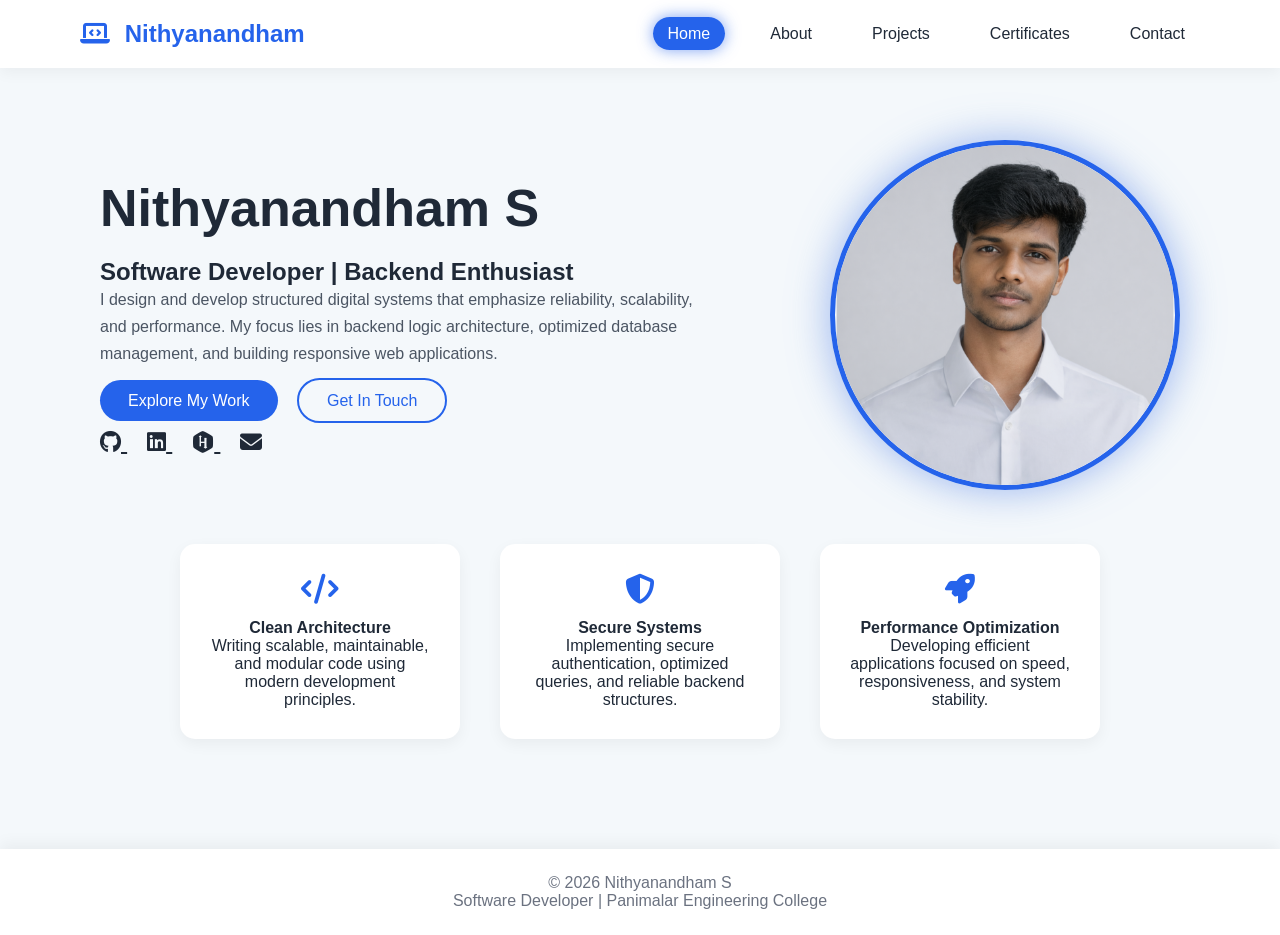
<file: index.html>
<!DOCTYPE html>
<html lang="en">
<head>
<meta charset="UTF-8">
<title>Nithyanandham S | Software Developer Portfolio</title>
<meta name="viewport" content="width=device-width, initial-scale=1.0">

<link rel="stylesheet" href="https://cdnjs.cloudflare.com/ajax/libs/font-awesome/6.5.0/css/all.min.css">
<link rel="stylesheet" href="css/style.css">
</head>

<body>

<!-- NAVBAR -->
<nav class="navbar">
    <div class="logo">
        <i class="fas fa-laptop-code"></i> Nithyanandham
    </div>
    <ul>
        <li><a href="index.html" class="active">Home</a></li>
        <li><a href="about.html">About</a></li>
        <li><a href="projects.html">Projects</a></li>
        <li><a href="certificates.html">Certificates</a></li>
        <li><a href="contact.html">Contact</a></li>
    </ul>
</nav>

<!-- HERO SECTION -->
<section class="hero">

    <div class="hero-text">
        <h1>Nithyanandham S</h1>

        <h2 class="role">Software Developer | Backend Enthusiast</h2>

        <p class="tagline">
            I design and develop structured digital systems that emphasize reliability, 
            scalability, and performance. My focus lies in backend logic architecture, 
            optimized database management, and building responsive web applications.
        </p>

        <div class="buttons">
            <a href="projects.html" class="btn">Explore My Work</a>
            <a href="contact.html" class="btn-outline">Get In Touch</a>
        </div>

        <div class="social-icons">
            <a href="https://github.com/nithisaravanan2005-del" target="_blank" aria-label="GitHub">
                <i class="fab fa-github"></i>
            </a>
            <a href="https://www.linkedin.com/in/nithyanandham-s-35a0b9305/" target="_blank" aria-label="LinkedIn">
                <i class="fab fa-linkedin"></i>
            </a>
            <a href="https://www.hackerrank.com/profile/nithisaravanan21" target="_blank" aria-label="HackerRank">
                <i class="fab fa-hackerrank"></i>
            </a>
            <a href="mailto:nithisaravanan2005@gmail.com" aria-label="Email">
                <i class="fas fa-envelope"></i>
            </a>
        </div>
    </div>

    <div class="hero-image">
        <img src="assets/images/profile.png" alt="Nithyanandham Profile Photo">
    </div>

</section>

<!-- HIGHLIGHTS -->
<section class="highlights">

    <div class="card">
        <i class="fas fa-code"></i>
        <h4>Clean Architecture</h4>
        <p>
            Writing scalable, maintainable, and modular code using modern development principles.
        </p>
    </div>

    <div class="card">
        <i class="fas fa-shield-alt"></i>
        <h4>Secure Systems</h4>
        <p>
            Implementing secure authentication, optimized queries, and reliable backend structures.
        </p>
    </div>

    <div class="card">
        <i class="fas fa-rocket"></i>
        <h4>Performance Optimization</h4>
        <p>
            Developing efficient applications focused on speed, responsiveness, and system stability.
        </p>
    </div>

</section>

<!-- FOOTER -->
<footer>
    <div class="footer-content">
        <p>© 2026 Nithyanandham S</p>
        <p>Software Developer | Panimalar Engineering College</p>
    </div>
</footer>

</body>
</html>
</file>
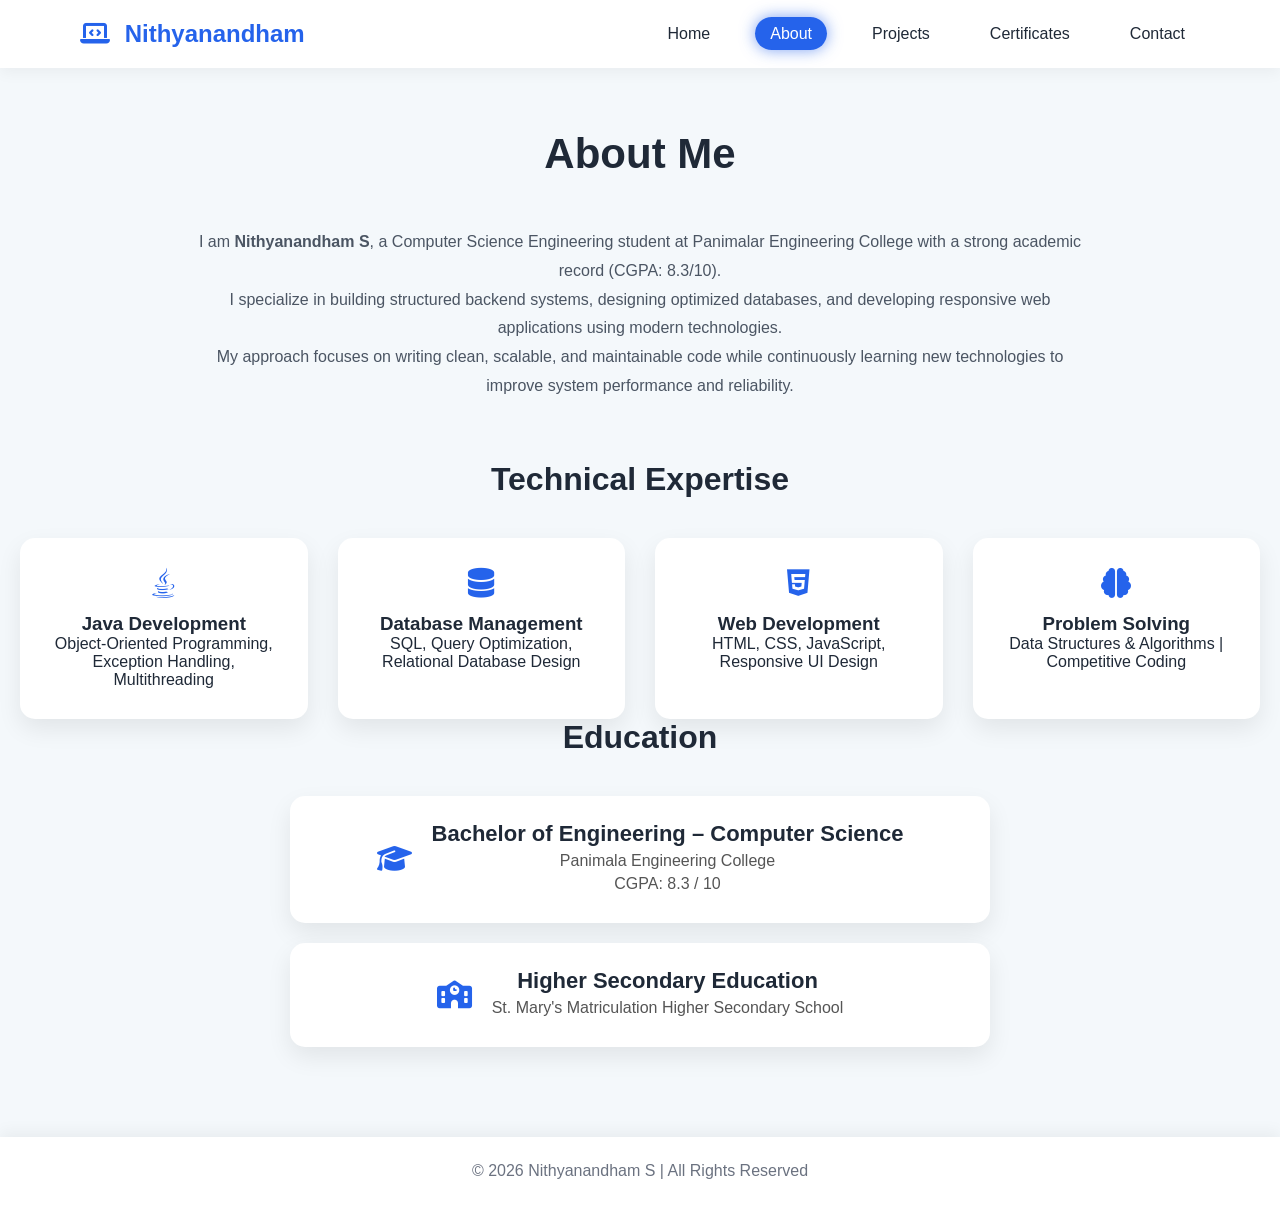
<file: about.html>
<!DOCTYPE html>
<html lang="en">
<head>
<meta charset="UTF-8">
<title>About | Nithyanandham</title>
<meta name="viewport" content="width=device-width, initial-scale=1.0">

<link rel="stylesheet" href="https://cdnjs.cloudflare.com/ajax/libs/font-awesome/6.5.0/css/all.min.css">
<link rel="stylesheet" href="css/style.css">
</head>

<body>

<nav class="navbar">
    <div class="logo">
        <i class="fas fa-laptop-code"></i> Nithyanandham
    </div>
    <ul>
        <li><a href="index.html">Home</a></li>
        <li><a href="about.html" class="active">About</a></li>
        <li><a href="projects.html">Projects</a></li>
        <li><a href="certificates.html">Certificates</a></li>
        <li><a href="contact.html">Contact</a></li>
    </ul>
</nav>

<section class="about-section">

    <h1>About Me</h1>

    <div class="about-intro">
        <p>
            I am <strong>Nithyanandham S</strong>, a Computer Science Engineering student at 
            Panimalar Engineering College with a strong academic record (CGPA: 8.3/10).
        </p>

        <p>
            I specialize in building structured backend systems, designing optimized databases, 
            and developing responsive web applications using modern technologies.
        </p>

        <p>
            My approach focuses on writing clean, scalable, and maintainable code while 
            continuously learning new technologies to improve system performance and reliability.
        </p>
    </div>

    <!-- SKILLS SECTION -->
    <h2 class="skills-title">Technical Expertise</h2>

    <div class="skills-grid">

        <div class="skill-card">
            <i class="fab fa-java"></i>
            <h3>Java Development</h3>
            <p>Object-Oriented Programming, Exception Handling, Multithreading</p>
        </div>

        <div class="skill-card">
            <i class="fas fa-database"></i>
            <h3>Database Management</h3>
            <p>SQL, Query Optimization, Relational Database Design</p>
        </div>

        <div class="skill-card">
            <i class="fab fa-html5"></i>
            <h3>Web Development</h3>
            <p>HTML, CSS, JavaScript, Responsive UI Design</p>
        </div>

        <div class="skill-card">
            <i class="fas fa-brain"></i>
            <h3>Problem Solving</h3>
            <p>Data Structures & Algorithms | Competitive Coding</p>
        </div>

    </div>

    <!-- EDUCATION SECTION -->
    <h2 class="skills-title">Education</h2>

    <div class="education-card">
        <i class="fas fa-graduation-cap"></i>
        <div>
            <h3>Bachelor of Engineering – Computer Science</h3>
            <p>Panimala Engineering College</p>
            <p>CGPA: 8.3 / 10</p>
        </div>
    </div>

    <div class="education-card">
        <i class="fas fa-school"></i>
        <div>
            <h3>Higher Secondary Education</h3>
            <p>St. Mary's Matriculation Higher Secondary School</p>
        </div>
    </div>

</section>

<footer>
    <p>© 2026 Nithyanandham S | All Rights Reserved</p>
</footer>

</body>
</html>
</file>
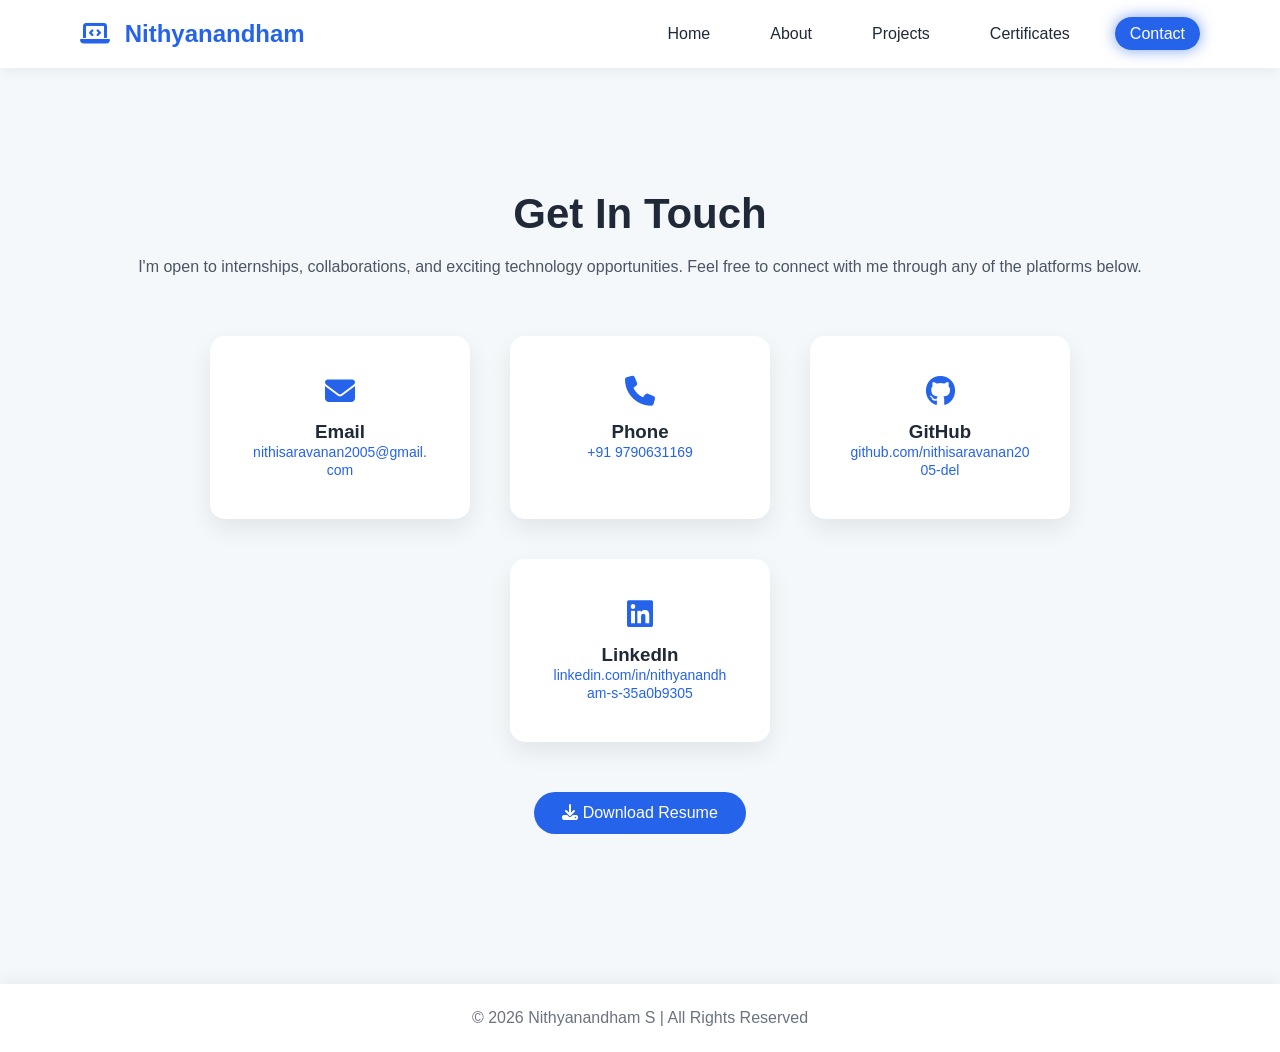
<file: contact.html>
<!DOCTYPE html>
<html lang="en">
<head>
<meta charset="UTF-8">
<title>Contact | Nithyanandham</title>
<meta name="viewport" content="width=device-width, initial-scale=1.0">

<link rel="stylesheet" href="https://cdnjs.cloudflare.com/ajax/libs/font-awesome/6.5.0/css/all.min.css">
<link rel="stylesheet" href="css/style.css">
</head>

<body>

<!-- NAVBAR -->
<nav class="navbar">
    <div class="logo">
        <i class="fas fa-laptop-code"></i> Nithyanandham
    </div>
    <ul>
        <li><a href="index.html">Home</a></li>
        <li><a href="about.html">About</a></li>
        <li><a href="projects.html">Projects</a></li>
        <li><a href="certificates.html">Certificates</a></li>
        <li><a href="contact.html" class="active">Contact</a></li>
    </ul>
</nav>

<!-- CONTACT SECTION -->
<section class="contact-section">

    <h1>Get In Touch</h1>

    <p class="contact-sub">
        I'm open to internships, collaborations, and exciting technology opportunities.
        Feel free to connect with me through any of the platforms below.
    </p>

    <div class="contact-container">

        <!-- EMAIL -->
        <div class="contact-card">
            <i class="fas fa-envelope"></i>
            <h3>Email</h3>
            <p>
                <a href="mailto:nithisaravanan2005@gmail.com">
                    nithisaravanan2005@gmail.com
                </a>
            </p>
        </div>

        <!-- PHONE -->
        <div class="contact-card">
            <i class="fas fa-phone"></i>
            <h3>Phone</h3>
            <p>
                <a href="tel:+919790631169">
                    +91 9790631169
                </a>
            </p>
        </div>

        <!-- GITHUB -->
        <div class="contact-card">
            <i class="fab fa-github"></i>
            <h3>GitHub</h3>
            <p>
                <a href="https://github.com/nithisaravanan2005-del" target="_blank">
                    github.com/nithisaravanan2005-del
                </a>
            </p>
        </div>

        <!-- LINKEDIN -->
        <div class="contact-card">
            <i class="fab fa-linkedin"></i>
            <h3>LinkedIn</h3>
            <p>
                <a href="https://www.linkedin.com/in/nithyanandham-s-35a0b9305/" target="_blank">
                    linkedin.com/in/nithyanandham-s-35a0b9305
                </a>
            </p>
        </div>

    </div>

    <!-- RESUME BUTTON -->
    <div class="resume-btn">
        <a href="assets/resume/resume.pdf" download>
            <i class="fas fa-download"></i> Download Resume
        </a>
    </div>

</section>

<!-- FOOTER -->
<footer>
    <p>© 2026 Nithyanandham S | All Rights Reserved</p>
</footer>

</body>
</html>
</file>
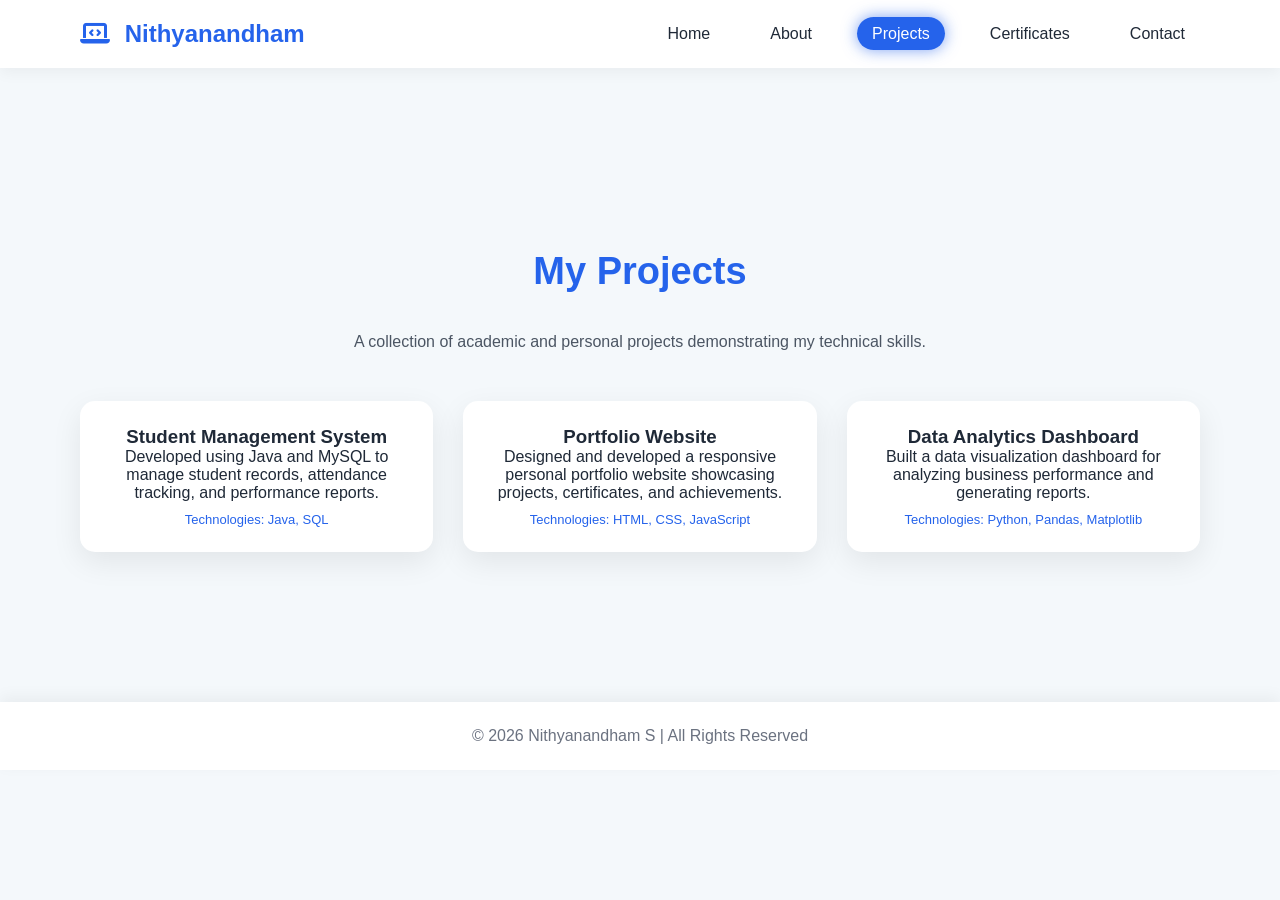
<file: projects.html>
<!DOCTYPE html>
<html lang="en">
<head>
<meta charset="UTF-8">
<title>Projects | Nithyanandham</title>
<meta name="viewport" content="width=device-width, initial-scale=1.0">

<link rel="stylesheet" href="css/style.css">
<link rel="stylesheet" href="https://cdnjs.cloudflare.com/ajax/libs/font-awesome/6.5.0/css/all.min.css">
</head>

<body>

<nav class="navbar">
    <div class="logo">
        <i class="fas fa-laptop-code"></i> Nithyanandham
    </div>
    <ul>
        <li><a href="index.html">Home</a></li>
        <li><a href="about.html">About</a></li>
        <li><a href="projects.html" class="active">Projects</a></li>
        <li><a href="certificates.html">Certificates</a></li>
        <li><a href="contact.html">Contact</a></li>
    </ul>
</nav>

<section class="projects-section">

    <h1 class="main-title">My Projects</h1>
    <p class="project-sub">
        A collection of academic and personal projects demonstrating my technical skills.
    </p>

    <div class="project-grid">

        <!-- Project 1 -->
        <div class="project-card">
            <h3>Student Management System</h3>
            <p>
                Developed using Java and MySQL to manage student records,
                attendance tracking, and performance reports.
            </p>
            <span>Technologies: Java, SQL</span>
        </div>

        <!-- Project 2 -->
        <div class="project-card">
            <h3>Portfolio Website</h3>
            <p>
                Designed and developed a responsive personal portfolio website
                showcasing projects, certificates, and achievements.
            </p>
            <span>Technologies: HTML, CSS, JavaScript</span>
        </div>

        <!-- Project 3 -->
        <div class="project-card">
            <h3>Data Analytics Dashboard</h3>
            <p>
                Built a data visualization dashboard for analyzing
                business performance and generating reports.
            </p>
            <span>Technologies: Python, Pandas, Matplotlib</span>
        </div>

    </div>

</section>

<footer>
    <p>© 2026 Nithyanandham S | All Rights Reserved</p>
</footer>

</body>
</html>
</file>
<file: css/style.css>
/* RESET */
*{
    margin:0;
    padding:0;
    box-sizing:border-box;
    font-family:'Segoe UI', sans-serif;
}

/* BODY */
body{
    background:#f4f8fb;
    color:#1f2937;
    padding-top:90px; /* space for fixed navbar */
}

/* NAVBAR */
.navbar{
    position:fixed;
    top:0;
    left:0;
    width:100%;
    display:flex;
    justify-content:space-between;
    align-items:center;
    padding:20px 80px;
    background:white;
    box-shadow:0 4px 15px rgba(0,0,0,0.05);
    z-index:1000;
}

.logo{
    font-size:24px;
    font-weight:bold;
    color:#2563eb;
}

.logo i{
    margin-right:8px;
}

.navbar ul{
    display:flex;
    list-style:none;
}

.navbar ul li{
    margin-left:30px;
}

.navbar ul li a{
    text-decoration:none;
    color:#1f2937;
    padding:8px 15px;
    border-radius:20px;
    transition:0.3s;
}

.navbar ul li a:hover,
.navbar ul li a.active{
    background:#2563eb;
    color:white;
    box-shadow:0 0 15px rgba(37,99,235,0.6);
}

/* HERO */
.hero{
    display:flex;
    justify-content:space-between;
    align-items:center;
    padding:50px 100px 10px 100px; /* reduced height */
}

.hero-text{
    max-width:600px;
}

.hero-text h1{
    font-size:52px;
    margin-bottom:20px;
}

.tagline{
    font-weight:400;
    line-height:1.7;
    color:#4b5563;
}

.buttons{
    margin-top:25px;
}

.btn{
    padding:12px 28px;
    background:#2563eb;
    color:white;
    text-decoration:none;
    border-radius:30px;
    margin-right:15px;
    transition:0.3s;
}

.btn:hover{
    box-shadow:0 0 20px rgba(37,99,235,0.6);
}

.btn-outline{
    padding:12px 28px;
    border:2px solid #2563eb;
    border-radius:30px;
    text-decoration:none;
    color:#2563eb;
}

.btn-outline:hover{
    background:#2563eb;
    color:white;
}

/* IMAGE */
.hero-image img{
    width:350px;   /* slightly reduced */
    height:350px;
    object-fit:cover;
    border-radius:50%;
    border:5px solid #2563eb;
    transition:0.2s;
    box-shadow:0 0 40px rgba(91, 135, 228, 0.6);
}

.hero-image img:hover{
    box-shadow:0 0 50px rgba(0, 65, 207, 0.6);
}

/* SOCIAL */
.social-icons{
    margin-top:20px;
}

.social-icons a{
    margin-right:20px;
    font-size:22px;
    color:#1f2937;
    transition:0.3s;
}

.social-icons a:hover{
    color:#2563eb;
    transform:scale(1.2);
}

/* HIGHLIGHTS */
.highlights{
    display:flex;
    justify-content:center;
    gap:40px;
    padding:40px 80px 60px 80px; /* reduced top gap */
}

.card{
    background:white;
    padding:30px;
    width:280px;
    border-radius:15px;
    text-align:center;
    transition:0.3s;
    box-shadow:0 5px 15px rgba(0,0,0,0.05);
}

.card i{
    font-size:30px;
    color:#2563eb;
    margin-bottom:15px;
}

.card:hover{
    transform:translateY(-8px);
    box-shadow:0 15px 30px rgba(0,0,0,0.1);
}

/* FOOTER */
footer{
    background:white;
    padding:25px;
    text-align:center;
    margin-top:50px;
    color:#6b7280;
    box-shadow:0 -5px 15px rgba(0,0,0,0.05);
}

/* CONTACT PAGE */
.contact-section{
    text-align:center;
    padding:100px 80px;
}

.contact-section h1{
    font-size:42px;
    margin-bottom:20px;
}

.contact-sub{
    color:#4b5563;
    margin-bottom:60px;
}

.contact-container{
    display:flex;
    justify-content:center;
    gap:40px;
    flex-wrap:wrap;
}

.contact-card{
    background:white;
    padding:40px;
    width:260px;
    border-radius:15px;
    box-shadow:0 10px 25px rgba(0,0,0,0.08);
    transition:0.3s;
}

.contact-card i{
    font-size:30px;
    color:#2563eb;
    margin-bottom:15px;
}

.contact-card p{
    word-wrap:break-word;
}

.contact-card a{
    text-decoration:none;
    color:#2563eb;
    font-size:14px;
}

.contact-card:hover{
    transform:translateY(-8px);
    box-shadow:0 20px 45px rgba(0,0,0,0.2);
}

/* Resume Button */
.resume-btn{
    margin-top:50px;
}

.resume-btn a{
    display:inline-block;
    padding:12px 28px;
    background:#2563eb;
    color:white;
    border-radius:30px;
    text-decoration:none;
    transition:0.3s;
}

.resume-btn a:hover{
    box-shadow:0 0 25px rgba(37,99,235,0.6);
}

/* CERTIFICATE PAGE */
.certificate-section{
    text-align:center;
    padding:100px 80px;
}

.certificate-sub{
    color:#4b5563;
    margin-bottom:60px;
}

.certificate-grid{
    display:grid;
    grid-template-columns: repeat(auto-fit, minmax(280px, 1fr));
    gap:40px;
}

.certificate-grid img{
    width:100%;
    border-radius:12px;
    transition:0.3s;
    box-shadow:0 10px 25px rgba(0,0,0,0.1);
}

.certificate-grid img:hover{
    transform:scale(1.05);
    box-shadow:0 20px 45px rgba(37,99,235,0.4);
}






/* ABOUT PAGE */

.about-section{
    padding:100px 80px;
    text-align:center;
}

.about-section h1{
    font-size:42px;
    margin-bottom:50px;
}

.about-container{
    display:flex;
    justify-content:space-between;
    gap:60px;
    align-items:center;
    flex-wrap:wrap;
}

.about-text{
    flex:1;
    text-align:left;
    line-height:1.8;
    color:#4b5563;
}

.about-stats{
    flex:1;
    display:flex;
    gap:30px;
    flex-wrap:wrap;
    justify-content:center;
}

.stat-card{
    background:white;
    padding:30px;
    width:220px;
    border-radius:15px;
    box-shadow:0 10px 25px rgba(0,0,0,0.08);
    transition:0.3s;
}

.stat-card i{
    font-size:28px;
    color:#2563eb;
    margin-bottom:15px;
}

.stat-card:hover{
    transform:translateY(-8px);
    box-shadow:0 20px 45px rgba(37,99,235,0.3);
}






/* ABOUT PAGE */

.about-section{
    padding:100px 80px;
    text-align:center;
}

.about-intro{
    max-width:900px;
    margin:0 auto 60px auto;
    line-height:1.8;
    color:#4b5563;
}

.skills-title{
    font-size:32px;
    margin:60px 0 40px 0;
}

.skills-grid{
    display:grid;
    grid-template-columns: repeat(auto-fit, minmax(250px,1fr));
    gap:30px;
}

.skill-card{
    background:white;
    padding:30px;
    border-radius:15px;
    box-shadow:0 10px 25px rgba(0,0,0,0.08);
    transition:0.3s;
}

.skill-card i{
    font-size:30px;
    color:#2563eb;
    margin-bottom:15px;
}

.skill-card:hover{
    transform:translateY(-8px);
    box-shadow:0 20px 45px rgba(37,99,235,0.3);
}

.education-card{
    display:flex;
    align-items:center;
    gap:20px;
    background:white;
    padding:25px;
    border-radius:15px;
    margin:20px auto;
    max-width:700px;
    box-shadow:0 10px 25px rgba(0,0,0,0.08);
    transition:0.3s;
}

.education-card i{
    font-size:28px;
    color:#2563eb;
}

.education-card:hover{
    transform:translateY(-5px);
    box-shadow:0 20px 45px rgba(37,99,235,0.3);
}









/* ============================= */
/* CERTIFICATE PAGE - TOPIC BASED */
/* ============================= */

.certificate-section{
    padding:100px 80px;
    text-align:center;
}

.certificate-section h1{
    font-size:42px;
    margin-bottom:40px;
}

/* FILTER BUTTONS */

.filter-buttons{
    margin-bottom:50px;
}

.filter-buttons button{
    padding:10px 22px;
    margin:6px;
    border:none;
    background:#e5edff;
    color:#2563eb;
    font-weight:500;
    border-radius:25px;
    cursor:pointer;
    transition:all 0.3s ease;
}

.filter-buttons button:hover{
    background:#2563eb;
    color:white;
    box-shadow:0 0 20px rgba(37,99,235,0.6);
}

/* Active button style (we will add later via JS if needed) */
.filter-buttons button.active-filter{
    background:#2563eb;
    color:white;
    box-shadow:0 0 20px rgba(37,99,235,0.6);
}

/* CERTIFICATE GRID */

.certificate-grid{
    display:grid;
    grid-template-columns:repeat(auto-fit, minmax(260px,1fr));
    gap:30px;
}

/* CERTIFICATE CARD */

.certificate-card{
    display:none;
    background:white;
    padding:15px;
    border-radius:15px;
    box-shadow:0 10px 25px rgba(0,0,0,0.08);
    transition:all 0.3s ease;
}

.certificate-card img{
    width:100%;
    border-radius:10px;
    transition:0.3s ease;
}

/* Hover effect */

.certificate-card:hover{
    transform:translateY(-8px);
    box-shadow:0 20px 45px rgba(37,99,235,0.25);
}

.certificate-card:hover img{
    transform:scale(1.03);
}

/* Responsive */

@media(max-width:768px){
    .certificate-section{
        padding:80px 20px;
    }
}

/* Education Section */
.education {
    padding-top: 40px;
    padding-bottom: 40px;
}

.education-card {
    display: flex;
    align-items: center;
    justify-content: center;
    text-align: center;
    gap: 20px;
}

.education-card h3 {
    margin: 0;
    font-size: 22px;
    font-weight: 600;
}

.education-card p {
    margin: 5px 0;
    font-size: 16px;
    color: #555;
}




/* Remove space above About section */
.about-section {
    padding: 40px 20px 20px 20px;
}

/* Remove default margin from heading */
.about-section h1,
.about-section h2 {
    margin-top: 0;
}


/* Certificate Section */
.certificate-section {
    padding: 60px 20px;
    text-align: center;
}

.certificate-section h1 {
    font-size: 32px;
    margin-bottom: 30px;
}

/* Filter Buttons */
.filter-buttons {
    margin-bottom: 40px;
}

.filter-buttons button {
    padding: 10px 20px;
    margin: 5px;
    border: none;
    border-radius: 6px;
    background: #007bff;
    color: white;
    cursor: pointer;
    transition: 0.3s;
}

.filter-buttons button:hover {
    background: #0056b3;
}

/* Certificate Grid */
.certificate-container {
    display: grid;
    grid-template-columns: repeat(auto-fit, minmax(250px, 1fr));
    gap: 25px;
}

/* Card */
.certificate-card {
    background: #fff;
    border-radius: 10px;
    overflow: hidden;
    box-shadow: 0 5px 15px rgba(0,0,0,0.1);
    transition: 0.3s;
    padding-bottom: 15px;
}

.certificate-card:hover {
    transform: translateY(-8px);
    box-shadow: 0 10px 25px rgba(0,0,0,0.2);
}

.certificate-card img {
    width: 100%;
    height: 200px;
    object-fit: cover;
}

.certificate-card h3 {
    padding: 10px;
    font-size: 16px;
}



.certificate-section{
    padding:0px 80px 100px 80px;
}
.main-title{
text-align:center;
font-size:38px;
margin:60px 0 40px;
color:#2563eb;
}

/* Internship Cards */
.internship-grid{
display:grid;
grid-template-columns:repeat(auto-fit,minmax(320px,1fr));
gap:40px;
margin-bottom:80px;
}

.intern-card{
    background:linear-gradient(135deg,#1e293b,#6985c6);
    color:#ffffff;
    padding:20px;
    border-radius:20px;
    box-shadow:0 15px 40px rgba(0, 0, 0, 0.25);
    transition:all 0.4s ease;
    backdrop-filter:blur(8px);
}

.intern-card img{
    width:100%;
    height:220px;
    object-fit:cover;
    object-position:top;
    border-radius:15px;
    margin-bottom:15px;
}

.intern-card:hover{
    transform:translateY(-12px);
    box-shadow:0 25px 60px rgba(0,0,0,0.4);
}

/* Certification Cards */
.cert-grid{
display:grid;
grid-template-columns:repeat(auto-fit,minmax(280px,1fr));
gap:30px;
}

.cert-card{
    background:white;
    padding:15px;
    border-radius:18px;
    box-shadow:0 10px 30px rgba(0,0,0,0.08);
    transition:all 0.4s ease;
    border:1px solid rgba(37,99,235,0.08);
}

.cert-card img{
width:100%;
height:180px;
object-fit:cover;
border-radius:12px;
margin-bottom:12px;
}
.cert-card:hover{
    transform:translateY(-10px);
    box-shadow:0 30px 70px rgba(37,99,235,0.25);
}
.cert-card span{
display:block;
margin-top:8px;
font-size:13px;
color:#555;
}





/* PROJECT PAGE */

.projects-section{
    padding:100px 80px;
    text-align:center;
}

.project-sub{
    color:#4b5563;
    margin-bottom:50px;
}

.project-grid{
    display:grid;
    grid-template-columns:repeat(auto-fit,minmax(300px,1fr));
    gap:30px;
}

.project-card{
    background:white;
    padding:25px;
    border-radius:15px;
    box-shadow:0 10px 30px rgba(0,0,0,0.08);
    transition:0.3s;
}

.project-card:hover{
    transform:translateY(-8px);
    box-shadow:0 20px 50px rgba(37,99,235,0.25);
}

.project-card span{
    display:block;
    margin-top:10px;
    font-size:13px;
    color:#2563eb;
}
</file>
